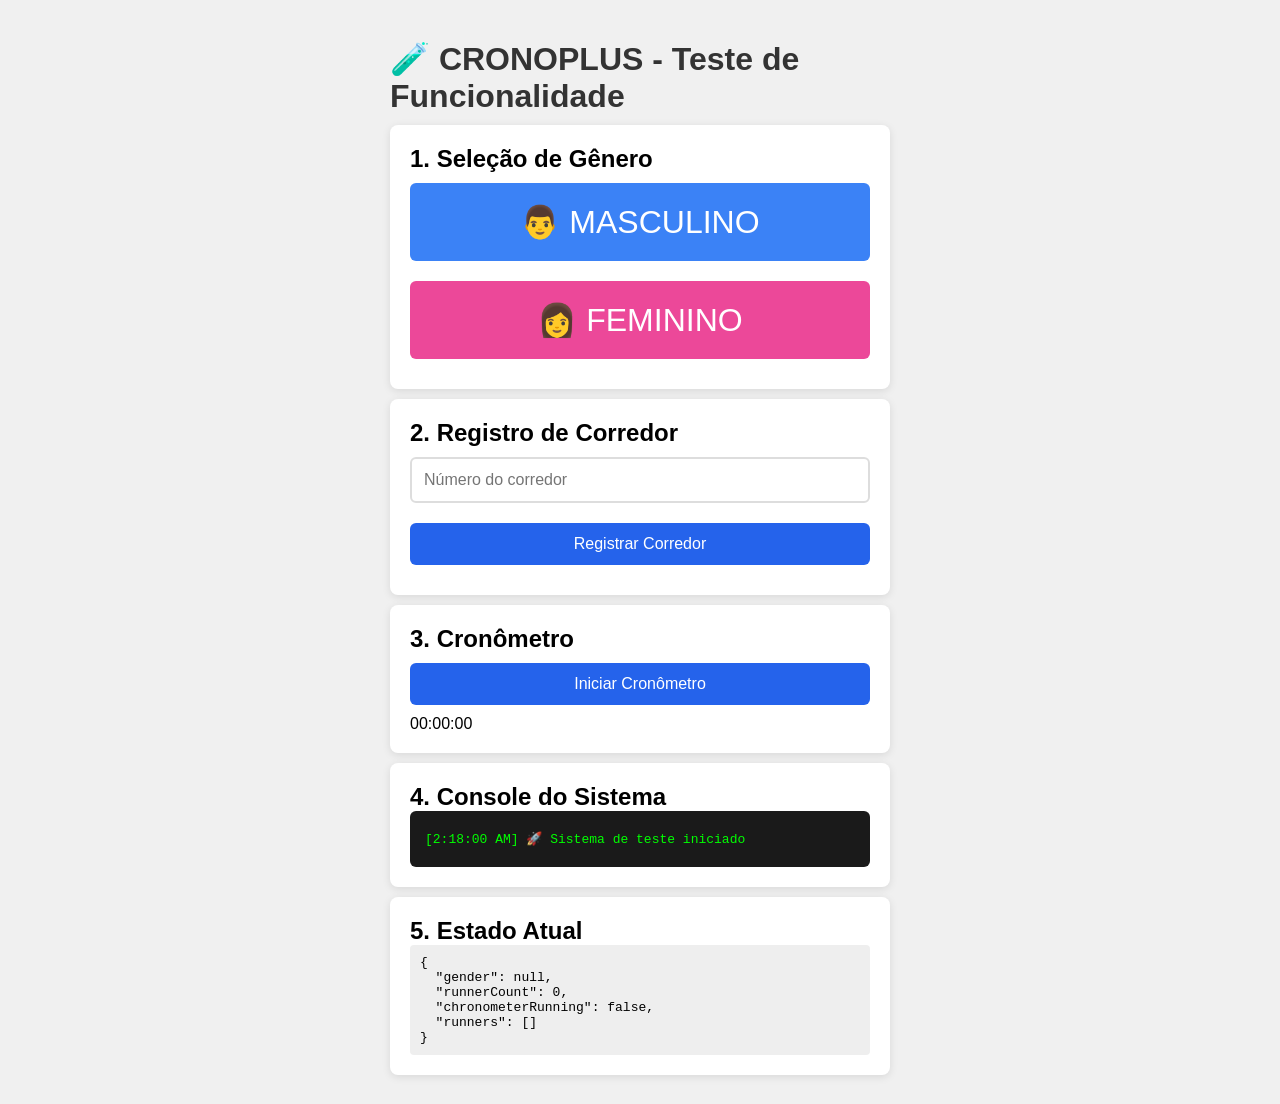
<file: teste.html>
<!DOCTYPE html>
<html lang="pt-BR">
<head>
    <meta charset="UTF-8">
    <meta name="viewport" content="width=device-width, initial-scale=1.0">
    <title>CRONOPLUS - Teste</title>
    <style>
        * { margin: 0; padding: 0; box-sizing: border-box; }
        body {
            font-family: Arial, sans-serif;
            background: #f0f0f0;
            padding: 20px;
        }
        .container { max-width: 500px; margin: 0 auto; }
        .box { background: white; padding: 20px; margin: 10px 0; border-radius: 8px; box-shadow: 0 2px 8px rgba(0,0,0,0.1); }
        h1 { color: #333; margin: 20px 0 10px; }
        button {
            background: #2563eb;
            color: white;
            padding: 12px 20px;
            border: none;
            border-radius: 6px;
            font-size: 16px;
            cursor: pointer;
            width: 100%;
            margin: 10px 0;
        }
        button:hover { background: #1d4ed8; }
        .gender-button { font-size: 32px; padding: 20px; }
        .masculine { background: #3b82f6; }
        .masculine:hover { background: #2563eb; }
        .feminine { background: #ec4899; }
        .feminine:hover { background: #db2777; }
        input {
            width: 100%;
            padding: 12px;
            font-size: 16px;
            border: 2px solid #ddd;
            border-radius: 6px;
            margin: 10px 0;
        }
        .log { 
            background: #1a1a1a;
            color: #0f0;
            padding: 15px;
            border-radius: 6px;
            font-family: monospace;
            max-height: 300px;
            overflow-y: auto;
        }
        .log div { margin: 5px 0; }
        .success { color: #0f0; }
        .error { color: #f00; }
        .warning { color: #ff0; }
    </style>
</head>
<body>
    <div class="container">
        <h1>🧪 CRONOPLUS - Teste de Funcionalidade</h1>
        
        <div class="box">
            <h2>1. Seleção de Gênero</h2>
            <button id="testMasculino" class="gender-button masculine">👨 MASCULINO</button>
            <button id="testFeminino" class="gender-button feminine">👩 FEMININO</button>
        </div>

        <div class="box">
            <h2>2. Registro de Corredor</h2>
            <input type="number" id="testRunnerNumber" placeholder="Número do corredor" min="1">
            <button id="testRegister">Registrar Corredor</button>
        </div>

        <div class="box">
            <h2>3. Cronômetro</h2>
            <button id="testStartChrono">Iniciar Cronômetro</button>
            <p id="testChrono">00:00:00</p>
        </div>

        <div class="box">
            <h2>4. Console do Sistema</h2>
            <div class="log" id="testLog"></div>
        </div>

        <div class="box">
            <h2>5. Estado Atual</h2>
            <pre id="testState" style="background: #eee; padding: 10px; border-radius: 4px; overflow-x: auto;"></pre>
        </div>
    </div>

    <script>
        let testGender = null;
        let testRunners = [];
        let testChrono = null;
        let testChronoRunning = false;
        let testChronoInterval = null;

        const logEl = document.getElementById('testLog');
        const stateEl = document.getElementById('testState');

        function log(msg, type = 'default') {
            const div = document.createElement('div');
            div.textContent = `[${new Date().toLocaleTimeString()}] ${msg}`;
            if (type === 'success') div.className = 'success';
            if (type === 'error') div.className = 'error';
            if (type === 'warning') div.className = 'warning';
            logEl.appendChild(div);
            logEl.scrollTop = logEl.scrollHeight;
            console.log(msg);
        }

        function updateState() {
            stateEl.textContent = JSON.stringify({
                gender: testGender,
                runnerCount: testRunners.length,
                chronometerRunning: testChronoRunning,
                runners: testRunners
            }, null, 2);
        }

        // Seleção de gênero
        document.getElementById('testMasculino').addEventListener('click', () => {
            testGender = 'M';
            log('✅ Gênero selecionado: MASCULINO', 'success');
            updateState();
        });

        document.getElementById('testFeminino').addEventListener('click', () => {
            testGender = 'F';
            log('✅ Gênero selecionado: FEMININO', 'success');
            updateState();
        });

        // Cronômetro
        document.getElementById('testStartChrono').addEventListener('click', () => {
            if (testChronoRunning) {
                log('⚠️ Cronômetro já está rodando', 'warning');
                return;
            }
            testChrono = new Date().getTime();
            testChronoRunning = true;
            log('⏱️ Cronômetro iniciado', 'success');
            updateState();

            testChronoInterval = setInterval(() => {
                const elapsed = new Date().getTime() - testChrono;
                const seconds = Math.floor(elapsed / 1000);
                const hours = Math.floor(seconds / 3600);
                const minutes = Math.floor((seconds % 3600) / 60);
                const secs = seconds % 60;
                document.getElementById('testChrono').textContent = 
                    `${String(hours).padStart(2, '0')}:${String(minutes).padStart(2, '0')}:${String(secs).padStart(2, '0')}`;
            }, 100);
        });

        // Registro
        document.getElementById('testRegister').addEventListener('click', () => {
            if (!testGender) {
                log('❌ Selecione gênero primeiro', 'error');
                return;
            }
            if (!testChronoRunning) {
                log('❌ Inicie o cronômetro primeiro', 'error');
                return;
            }

            const input = document.getElementById('testRunnerNumber');
            const num = input.value.trim();

            if (!num) {
                log('❌ Insira número do corredor', 'error');
                return;
            }

            const elapsed = Math.floor((new Date().getTime() - testChrono) / 1000);
            const runner = {
                number: parseInt(num),
                gender: testGender,
                time: elapsed
            };

            testRunners.push(runner);
            log(`✅ Corredor #${num} registrado (${elapsed}s)`, 'success');
            input.value = '';
            input.focus();
            updateState();
        });

        log('🚀 Sistema de teste iniciado', 'success');
        updateState();
    </script>
</body>
</html>
</file>
